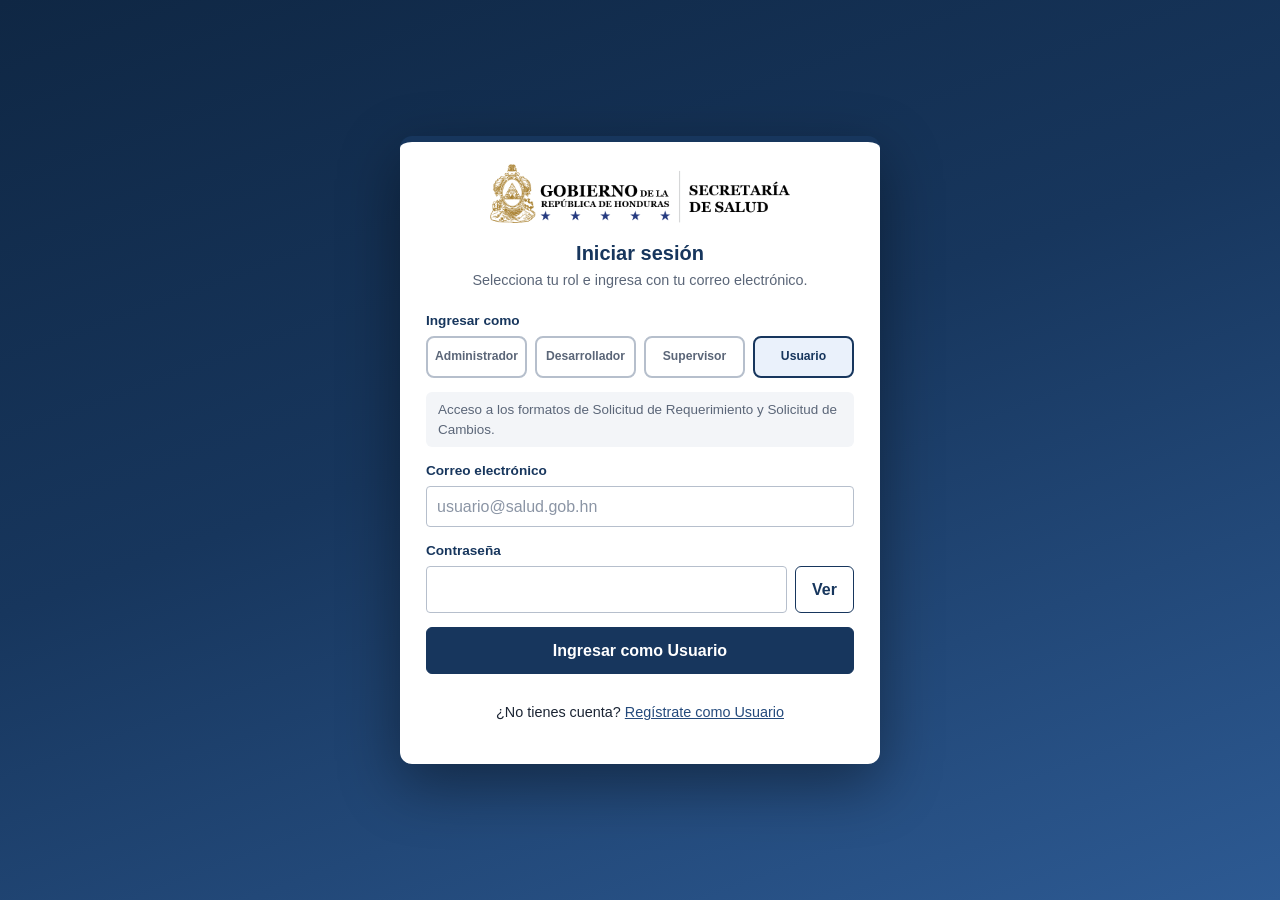
<file: index.html>
<!DOCTYPE html>
<html lang="es">
<head>
  <meta charset="utf-8">
  <meta name="viewport" content="width=device-width, initial-scale=1">
  <title>Formatos de solicitud · UGI Secretaría de Salud</title>
  <link rel="stylesheet" href="css/styles.css">
  <link rel="stylesheet" href="css/app.css">
  <script src="js/auth.js"></script>
  <script>Auth.guard(['USUARIO','ADMINISTRADOR']);</script>
</head>
<body data-shell>

  <main class="sheet">
    <header class="letterhead">
      <img src="img/logo.png" alt="Gobierno de la República de Honduras – Secretaría de Salud">
    </header>

    <h1 class="doc-title">Formatos de solicitud</h1>
    <p class="doc-sub">Seleccione el formato que desea completar.</p>

    <div class="cards">
      <a class="card" href="requerimiento.html">
        <span class="badge requerimiento">Versión 1.1</span>
        <h2>Solicitud de Requerimiento de Cambios</h2>
        <p>Para solicitar nuevas funcionalidades o modificaciones a un sistema, con acuerdos de entrega y criterios de aceptación en QA.</p>
        <span class="go">Llenar formato →</span>
      </a>
      <a class="card" href="cambios.html">
        <span class="badge cambios">Versión 2.1</span>
        <h2>Solicitud de Cambios en Ambientes</h2>
        <p>Para registrar el paso a paso, archivos, sistemas afectados, plan de pruebas y resultados de un cambio en ambientes.</p>
        <span class="go">Llenar formato →</span>
      </a>
    </div>

    <section class="section">
      <h2 id="hist-title">Historial de solicitudes registradas</h2>
      <div class="body">
        <div class="tbl-wrap">
          <table class="tbl" id="hist" hidden>
            <thead><tr><th>Formato</th><th>Código</th><th>Título / Sistema</th><th>Solicitante</th><th style="width:110px">Fecha</th><th style="width:230px">Acciones</th></tr></thead>
            <tbody></tbody>
          </table>
        </div>
        <p class="empty" id="empty">Aún no hay solicitudes registradas en este navegador.</p>
      </div>
    </section>
    <p class="doc-sub" style="margin-top:12px">Las solicitudes se almacenan localmente en este navegador. Use «Descargar JSON» para respaldarlas o enviarlas.</p>

    <footer class="sheet-foot">
      <img src="img/footer.png" alt="Barrio El Centro, Avenida Cervantes, contiguo al Correo Nacional, Tegucigalpa, M.D.C. Honduras · www.salud.gob.hn">
    </footer>
  </main>

  <script src="js/common.js"></script>
  <script src="js/index.js"></script>
</body>
</html>
</file>
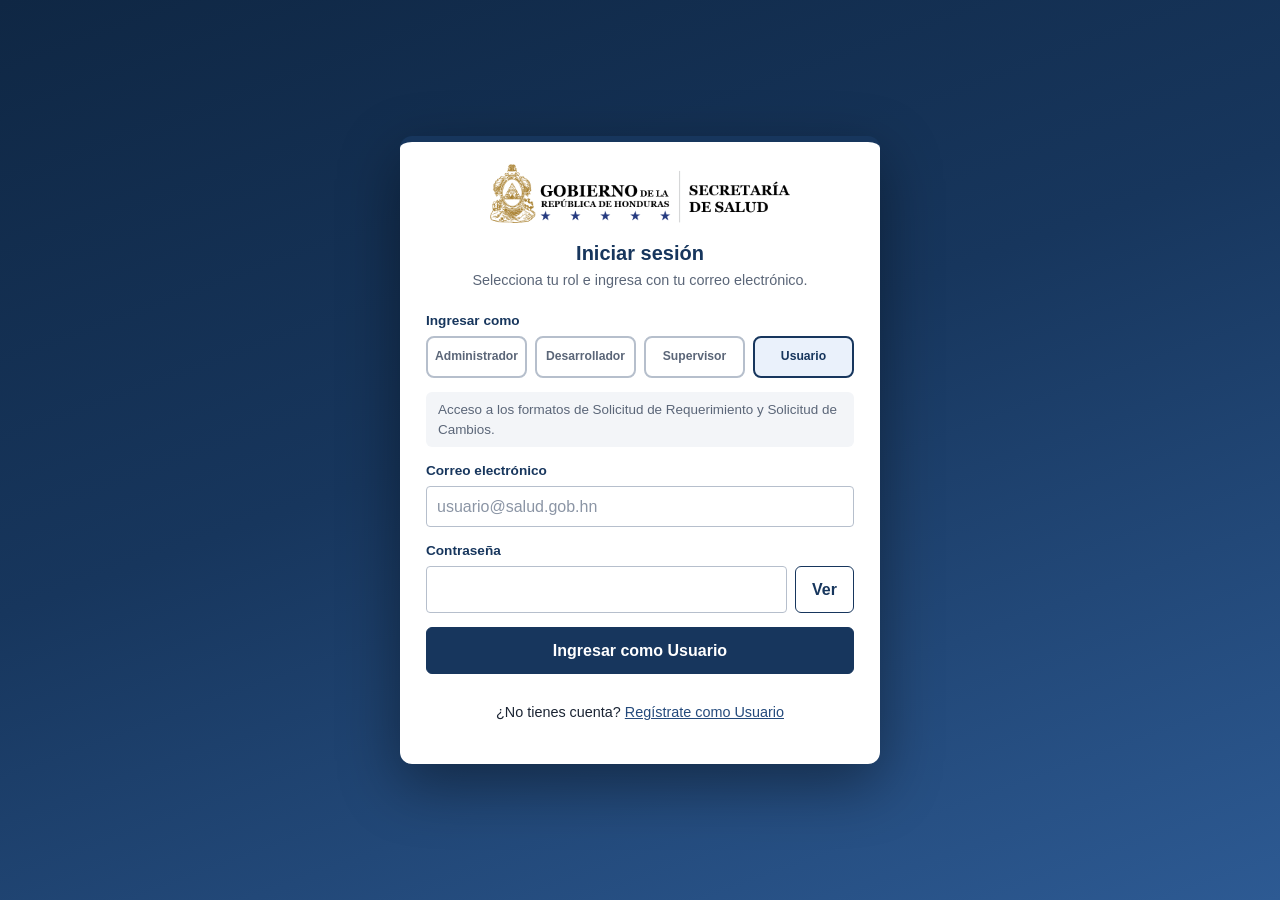
<file: cambios.html>
<!DOCTYPE html>
<html lang="es">
<head>
  <meta charset="utf-8">
  <meta name="viewport" content="width=device-width, initial-scale=1">
  <title>Solicitud de Cambios en Ambientes</title>
  <link rel="stylesheet" href="css/styles.css">
  <link rel="stylesheet" href="css/app.css">
  <script src="js/auth.js"></script>
  <script>Auth.guard(['USUARIO','ADMINISTRADOR'], { viewWithId: ['DESARROLLADOR'] });</script>
</head>
<body data-shell>

  <main class="sheet">
    <header class="letterhead">
      <img src="img/logo.png" alt="Gobierno de la República de Honduras – Secretaría de Salud">
    </header>

    <form id="f" novalidate autocomplete="off">
      <h1 class="doc-title">Solicitud de cambios en ambientes</h1>
      <p class="doc-sub no-print">Los campos con <span style="color:var(--bad)">*</span> son obligatorios. Tu avance se guarda automáticamente en este navegador.</p>

      <div id="done" class="done" hidden>
        <h3>✔ Solicitud registrada</h3>
        <div id="done-msg"></div>
        <div class="row">
          <button type="button" class="btn" id="b-print2">Imprimir / Guardar PDF</button>
          <a class="btn ghost" href="index.html">Ver historial</a>
          <button type="button" class="btn ghost" id="b-new">Nueva solicitud</button>
        </div>
      </div>

      <!-- ENCABEZADO -->
      <section class="section">
        <h2>Solicitud de cambios en ambientes</h2>
        <div class="body">
          <div class="grid">
            <label class="field req col-6"><span class="lbl">Nombre del cambio</span>
              <input type="text" name="nombre_cambio" maxlength="200" required placeholder="Ej.: Actualización del módulo de pacientes"></label>
            <label class="field req col-3"><span class="lbl">Fecha de solicitud</span>
              <input type="date" name="fecha_solicitud" required></label>
            <label class="field req col-3"><span class="lbl">Cód. de documento</span>
              <input type="text" name="codigo" maxlength="40" required placeholder="SCA-2026-001"></label>

            <fieldset class="field req col-6"><legend>Clasificación del cambio</legend>
              <div class="choices">
                <label class="choice"><input type="radio" name="clasificacion" value="Normal" required><span>Normal</span></label>
                <label class="choice c-critica"><input type="radio" name="clasificacion" value="Emergencia"><span>Emergencia</span></label>
              </div>
            </fieldset>
            <fieldset class="field req col-6"><legend>Nivel de criticidad</legend>
              <div class="choices">
                <label class="choice c-baja"><input type="radio" name="criticidad" value="Baja" required><span>Baja</span></label>
                <label class="choice c-media"><input type="radio" name="criticidad" value="Media"><span>Media</span></label>
                <label class="choice c-alta"><input type="radio" name="criticidad" value="Alta"><span>Alta</span></label>
                <label class="choice c-critica"><input type="radio" name="criticidad" value="Crítica"><span>Crítica</span></label>
              </div>
            </fieldset>

            <label class="field req col-12" id="emerg-box" hidden><span class="lbl">Justificación de la emergencia</span>
              <textarea name="justificacion" placeholder="Explique por qué el cambio no puede seguir el flujo normal."></textarea></label>
          </div>
        </div>
      </section>

      <!-- DATOS DEL DESARROLLADOR -->
      <section class="section">
        <h2>Datos generales del desarrollador / programador</h2>
        <div class="body">
          <div class="grid">
            <label class="field req col-6"><span class="lbl">Nombre del solicitante</span>
              <input type="text" name="solicitante" maxlength="150" required></label>
            <label class="field req col-6"><span class="lbl">Puesto</span>
              <input type="text" name="puesto" maxlength="120" required></label>
          </div>
        </div>
      </section>

      <!-- DETALLES -->
      <section class="section">
        <h2>Detalles del cambio</h2>
        <div class="body">
          <div class="grid">
            <fieldset class="field req col-12"><legend>Tipo de mantenimiento</legend>
              <div class="choices">
                <label class="choice"><input type="checkbox" name="tipo[]" value="Infraestructura"><span>Infraestructura</span></label>
                <label class="choice"><input type="checkbox" name="tipo[]" value="Aplicaciones/Programa"><span>Aplicaciones/Programa</span></label>
                <label class="choice"><input type="checkbox" name="tipo[]" value="Datos"><span>Datos</span></label>
              </div>
            </fieldset>

            <fieldset class="field req col-12" id="subtipo-box" hidden><legend>Subtipo de mantenimiento (Infraestructura)</legend>
              <div class="choices">
                <label class="choice"><input type="checkbox" name="subtipo[]" value="Windows"><span>Windows</span></label>
                <label class="choice"><input type="checkbox" name="subtipo[]" value="Energía"><span>Energía</span></label>
                <label class="choice"><input type="checkbox" name="subtipo[]" value="Enfriamiento"><span>Enfriamiento</span></label>
                <label class="choice"><input type="checkbox" name="subtipo[]" value="Linux"><span>Linux</span></label>
                <label class="choice"><input type="checkbox" name="subtipo[]" value="Comunicaciones"><span>Comunicaciones</span></label>
                <label class="choice"><input type="checkbox" name="subtipo[]" value="Servidor"><span>Servidor</span></label>
              </div>
            </fieldset>

            <label class="field req col-8"><span class="lbl">Nombre del sistema</span>
              <input type="text" name="sistema" maxlength="150" required></label>
            <label class="field col-4"><span class="lbl">Versión</span>
              <input type="text" name="version" maxlength="30" placeholder="Ej.: 2.4.1"></label>
          </div>
        </div>
      </section>

      <!-- ANEXO I -->
      <section class="section">
        <h2>Anexo I. Procedimiento (paso a paso)</h2>
        <div class="body">
          <div class="tbl-wrap">
            <table class="tbl">
              <thead><tr><th>Detalle de actividad</th><th style="width:28%">Responsable de ejecutar la actividad</th><th class="del"></th></tr></thead>
              <tbody id="t-proc" data-dyn>
                <template><tr>
                  <td><textarea name="proc_act[]" aria-label="Detalle de actividad" placeholder="Describa el paso a ejecutar"></textarea></td>
                  <td><input type="text" name="proc_resp[]" aria-label="Responsable de ejecutar la actividad"></td>
                  <td class="del"><button type="button" class="icon-btn" data-del title="Eliminar fila" aria-label="Eliminar fila">×</button></td>
                </tr></template>
              </tbody>
            </table>
          </div>
          <div class="tbl-actions no-print"><button type="button" class="btn ghost sm" data-add="t-proc">+ Agregar paso</button></div>
        </div>
      </section>

      <!-- ANEXO II -->
      <section class="section">
        <h2>Anexo II. Lista de archivos</h2>
        <div class="body">
          <div class="tbl-wrap">
            <table class="tbl">
              <thead><tr><th style="width:40%">Folder / Programa</th><th>Archivos</th><th class="del"></th></tr></thead>
              <tbody id="t-arch" data-dyn>
                <template><tr>
                  <td><input type="text" name="arch_folder[]" aria-label="Folder o programa" placeholder="/var/www/app/"></td>
                  <td><textarea name="arch_files[]" aria-label="Archivos" placeholder="Un archivo por línea"></textarea></td>
                  <td class="del"><button type="button" class="icon-btn" data-del title="Eliminar fila" aria-label="Eliminar fila">×</button></td>
                </tr></template>
              </tbody>
            </table>
          </div>
          <div class="tbl-actions no-print"><button type="button" class="btn ghost sm" data-add="t-arch">+ Agregar fila</button></div>
        </div>
      </section>

      <!-- ANEXO III -->
      <section class="section">
        <h2>Anexo III. Sistemas o servicios afectados</h2>
        <div class="body">
          <div class="tbl-wrap">
            <table class="tbl">
              <thead><tr><th style="width:32%">Nombre del sistema</th><th>Descripción del cambio</th><th class="del"></th></tr></thead>
              <tbody id="t-afec" data-dyn>
                <template><tr>
                  <td><input type="text" name="afec_sis[]" aria-label="Nombre del sistema"></td>
                  <td><textarea name="afec_desc[]" aria-label="Descripción del cambio"></textarea></td>
                  <td class="del"><button type="button" class="icon-btn" data-del title="Eliminar fila" aria-label="Eliminar fila">×</button></td>
                </tr></template>
              </tbody>
            </table>
          </div>
          <div class="tbl-actions no-print"><button type="button" class="btn ghost sm" data-add="t-afec">+ Agregar fila</button></div>
        </div>
      </section>

      <!-- ANEXO IV -->
      <section class="section">
        <h2>Anexo IV. Plan de pruebas a realizarse posterior a la aplicación del cambio</h2>
        <div class="body">
          <div class="grid" style="padding-bottom:0">
            <label class="field col-12"><span class="lbl">Descripción de la prueba a realizarse</span>
              <textarea name="prueba_desc" placeholder="Describa de forma general las pruebas que se ejecutarán."></textarea></label>
          </div>
          <div class="subhead" style="margin-top:16px">Detalle por folder / programa</div>
          <div class="tbl-wrap">
            <table class="tbl">
              <thead><tr><th style="width:40%">Folder / Programa</th><th>Descripción</th><th class="del"></th></tr></thead>
              <tbody id="t-prueba" data-dyn>
                <template><tr>
                  <td><input type="text" name="prueba_folder[]" aria-label="Folder o programa"></td>
                  <td><textarea name="prueba_det[]" aria-label="Descripción"></textarea></td>
                  <td class="del"><button type="button" class="icon-btn" data-del title="Eliminar fila" aria-label="Eliminar fila">×</button></td>
                </tr></template>
              </tbody>
            </table>
          </div>
          <div class="tbl-actions no-print"><button type="button" class="btn ghost sm" data-add="t-prueba">+ Agregar fila</button></div>
        </div>
      </section>

      <!-- ANEXO V -->
      <section class="section">
        <h2>Anexo V. Resultados de la aplicación de los cambios</h2>
        <div class="body">
          <div class="grid" style="padding-bottom:0">
            <label class="field col-12"><span class="lbl">Detalle de actividad</span>
              <textarea name="res_det" placeholder="Se completa una vez aplicado el cambio."></textarea></label>
          </div>
          <div class="subhead" style="margin-top:16px">Detalle por folder / programa</div>
          <div class="tbl-wrap">
            <table class="tbl">
              <thead><tr><th style="width:40%">Folder / Programa</th><th>Descripción</th><th class="del"></th></tr></thead>
              <tbody id="t-res" data-dyn>
                <template><tr>
                  <td><input type="text" name="res_folder[]" aria-label="Folder o programa"></td>
                  <td><textarea name="res_desc[]" aria-label="Descripción"></textarea></td>
                  <td class="del"><button type="button" class="icon-btn" data-del title="Eliminar fila" aria-label="Eliminar fila">×</button></td>
                </tr></template>
              </tbody>
            </table>
          </div>
          <div class="tbl-actions no-print"><button type="button" class="btn ghost sm" data-add="t-res">+ Agregar fila</button></div>
        </div>
      </section>

      <footer class="sheet-foot">
        <span class="ver">Versión 2.1</span>
        <img src="img/footer.png" alt="Barrio El Centro, Avenida Cervantes, contiguo al Correo Nacional, Tegucigalpa, M.D.C. Honduras · www.salud.gob.hn">
      </footer>

      <div class="actions no-print">
        <button type="submit" class="btn">Registrar solicitud</button>
        <button type="button" class="btn ghost" id="b-print">Imprimir / PDF</button>
        <button type="button" class="btn ghost" id="b-json">Descargar JSON</button>
        <span class="spacer"></span>
        <span class="status" id="status" aria-live="polite"></span>
        <button type="button" class="btn danger" id="b-clear">Limpiar</button>
      </div>
    </form>
  </main>

  <script src="js/common.js"></script>
  <script src="js/cambios.js"></script>
</body>
</html>
</file>
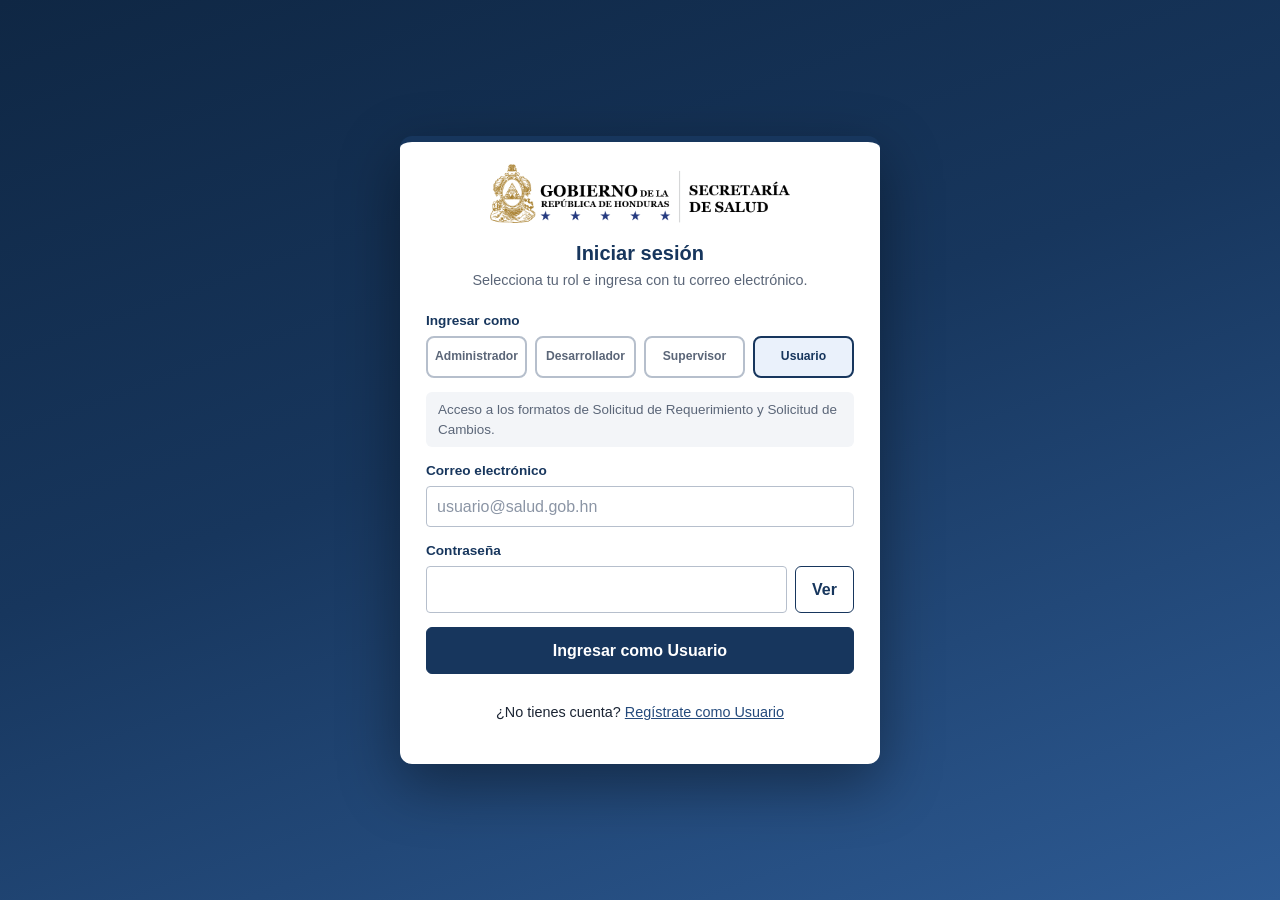
<file: etapas.html>
<!DOCTYPE html>
<html lang="es">
<head>
  <meta charset="utf-8">
  <meta name="viewport" content="width=device-width, initial-scale=1">
  <title>Etapas de desarrollo · UGI Secretaría de Salud</title>
  <link rel="stylesheet" href="css/styles.css">
  <link rel="stylesheet" href="css/app.css">
  <script src="js/auth.js"></script>
  <script>Auth.guard(['SUPERVISOR','ADMINISTRADOR']);</script>
</head>
<body data-shell>
  <main class="wrap" id="app"></main>
  <script src="js/common.js"></script>
  <script src="js/etapas.js"></script>
</body>
</html>
</file>
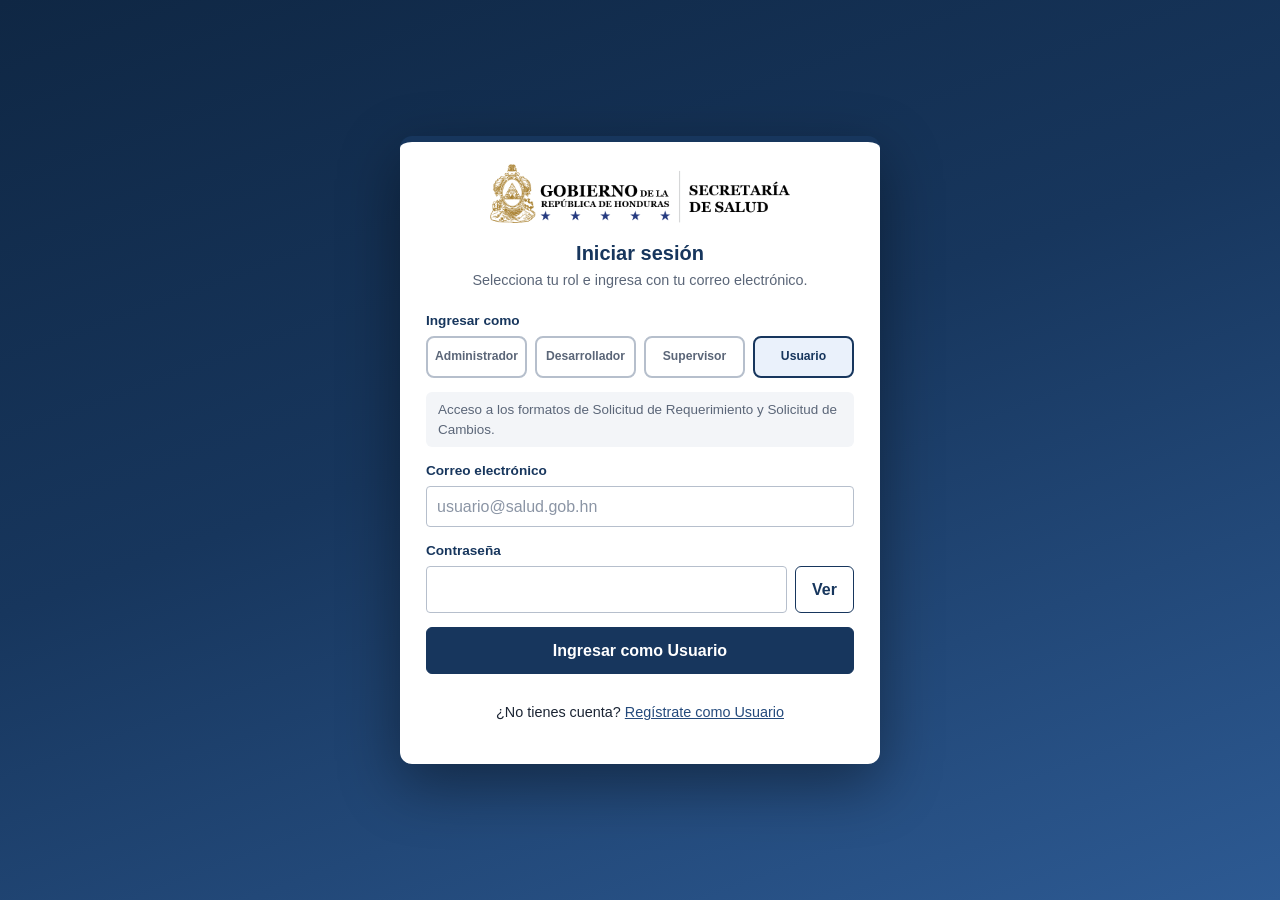
<file: login.html>
<!DOCTYPE html>
<html lang="es">
<head>
  <meta charset="utf-8">
  <meta name="viewport" content="width=device-width, initial-scale=1">
  <title>Iniciar sesión · UGI Secretaría de Salud</title>
  <link rel="stylesheet" href="css/styles.css">
  <link rel="stylesheet" href="css/app.css">
</head>
<body class="auth-page">
  <main class="auth-box">
    <div class="auth-head">
      <img src="img/logo.png" alt="Gobierno de la República de Honduras – Secretaría de Salud">
      <h1 id="title">Iniciar sesión</h1>
      <p id="subtitle">Selecciona tu rol e ingresa con tu correo electrónico.</p>
    </div>

    <!-- Inicio de sesión -->
    <form class="auth-body" id="f-login" novalidate autocomplete="on">
      <fieldset class="role-tiles" id="roles"><legend>Ingresar como</legend></fieldset>
      <p class="role-hint" id="role-hint"></p>

      <label class="field"><span class="lbl">Correo electrónico</span>
        <input type="email" id="email" name="email" autocomplete="username" required placeholder="usuario@salud.gob.hn"></label>
      <label class="field"><span class="lbl">Contraseña</span>
        <div class="pw-row"><input type="password" id="pw" name="password" autocomplete="current-password" required>
          <button type="button" class="btn ghost" id="toggle" aria-label="Mostrar u ocultar la contraseña">Ver</button></div></label>

      <p class="form-err" id="err" role="alert" hidden></p>
      <button type="submit" class="btn" id="submit">Ingresar</button>
      <p class="auth-links" id="reg-link">¿No tienes cuenta? <a href="registro.html">Regístrate como Usuario</a></p>
    </form>

    <!-- Configuración inicial: solo aparece cuando aún no existe ningún usuario -->
    <form class="auth-body" id="f-setup" novalidate hidden autocomplete="off">
      <p class="role-hint"><strong>Primer uso.</strong> Aún no hay usuarios. Crea la cuenta del <strong>Administrador</strong>; desde allí podrás crear las cuentas de Desarrollador y Supervisor.</p>
      <label class="field"><span class="lbl">Nombre completo</span><input type="text" id="s-name" required maxlength="120"></label>
      <label class="field"><span class="lbl">Nombre de usuario</span><input type="text" id="s-user" required maxlength="30" autocomplete="username"></label>
      <label class="field"><span class="lbl">Correo electrónico</span><input type="email" id="s-email" required autocomplete="email"></label>
      <label class="field"><span class="lbl">Contraseña</span><input type="password" id="s-pw" required autocomplete="new-password"><small class="muted">Mínimo 8 caracteres, con letras y números.</small></label>
      <label class="field"><span class="lbl">Confirmar contraseña</span><input type="password" id="s-pw2" required autocomplete="new-password"></label>
      <p class="form-err" id="s-err" role="alert" hidden></p>
      <button type="submit" class="btn">Crear administrador</button>
    </form>
  </main>

  <script src="js/auth.js"></script>
  <script src="js/common.js"></script>
  <script src="js/login.js"></script>
</body>
</html>
</file>
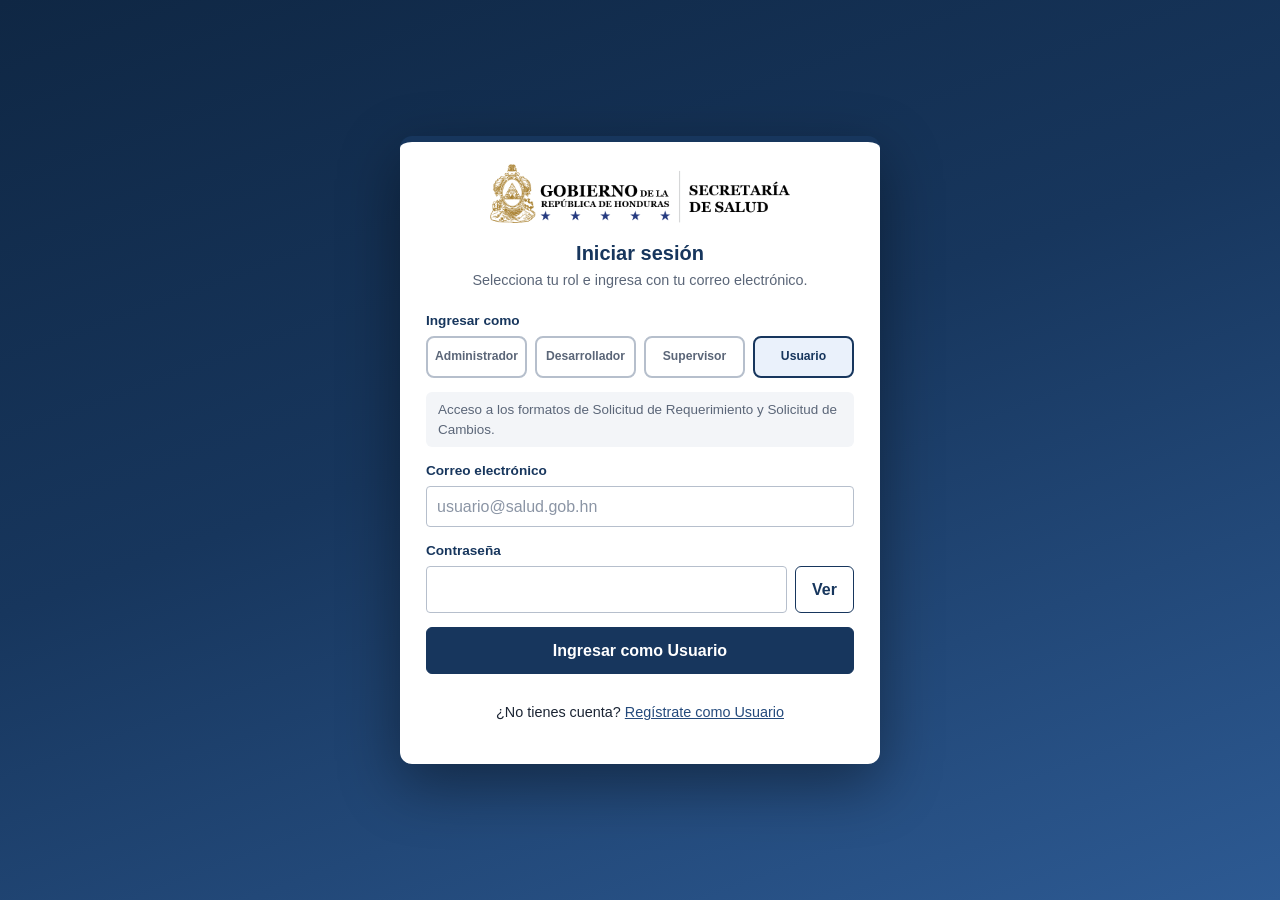
<file: panel.html>
<!DOCTYPE html>
<html lang="es">
<head>
  <meta charset="utf-8">
  <meta name="viewport" content="width=device-width, initial-scale=1">
  <title>Panel · UGI Secretaría de Salud</title>
  <link rel="stylesheet" href="css/styles.css">
  <link rel="stylesheet" href="css/app.css">
  <script src="js/auth.js"></script>
  <script>Auth.guard(['ADMINISTRADOR']);</script>
</head>
<body data-shell>
  <main class="wrap" id="app"></main>
  <script src="js/common.js"></script>
  <script src="js/panel.js"></script>
</body>
</html>
</file>
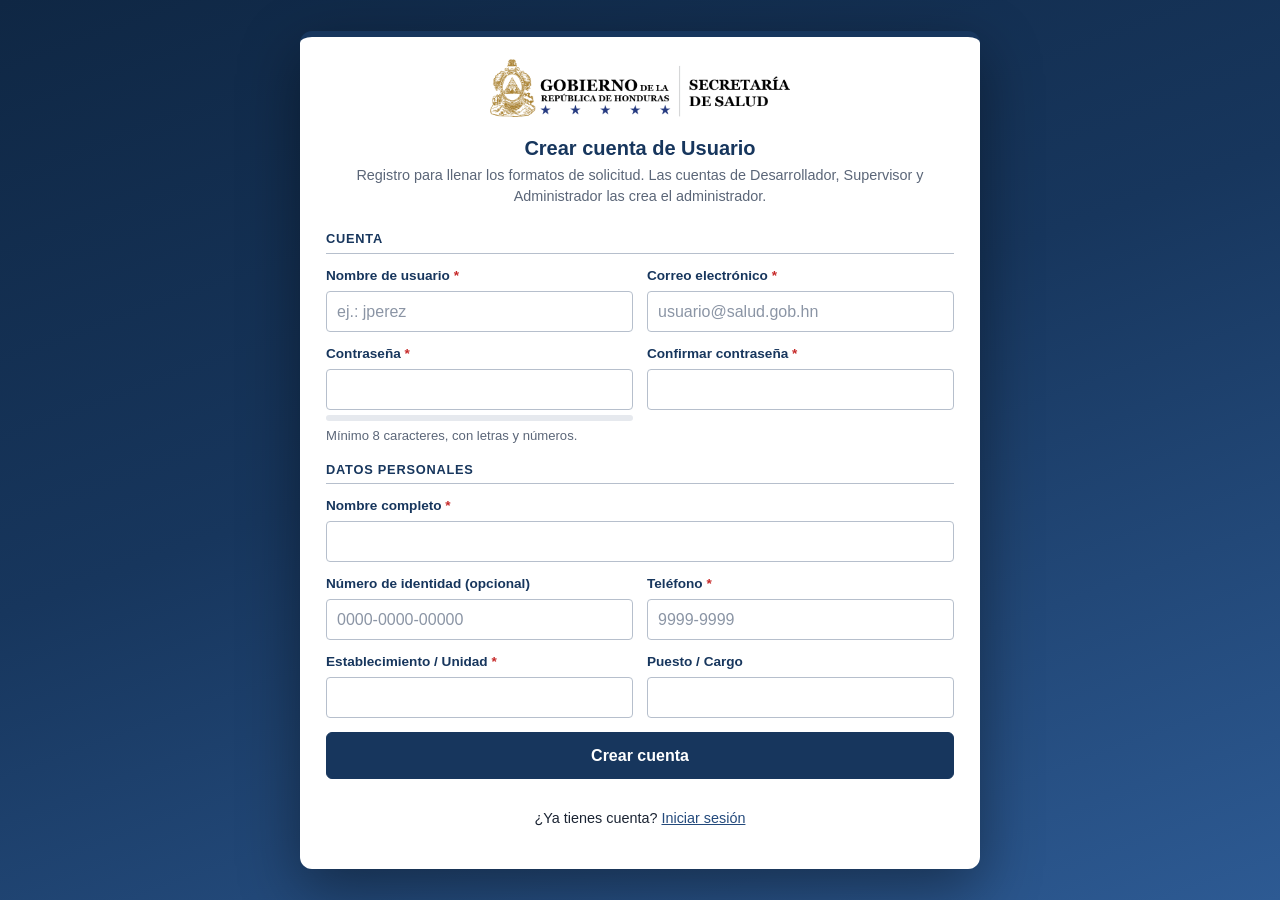
<file: registro.html>
<!DOCTYPE html>
<html lang="es">
<head>
  <meta charset="utf-8">
  <meta name="viewport" content="width=device-width, initial-scale=1">
  <title>Crear cuenta · UGI Secretaría de Salud</title>
  <link rel="stylesheet" href="css/styles.css">
  <link rel="stylesheet" href="css/app.css">
</head>
<body class="auth-page">
  <main class="auth-box wide">
    <div class="auth-head">
      <img src="img/logo.png" alt="Gobierno de la República de Honduras – Secretaría de Salud">
      <h1>Crear cuenta de Usuario</h1>
      <p>Registro para llenar los formatos de solicitud. Las cuentas de Desarrollador, Supervisor y Administrador las crea el administrador.</p>
    </div>
    <form class="auth-body" id="f" novalidate autocomplete="off">
      <div class="auth-grid">
        <div class="auth-sep">Cuenta</div>
        <label class="field req"><span class="lbl">Nombre de usuario</span><input type="text" id="username" maxlength="30" required autocomplete="username" placeholder="ej.: jperez"></label>
        <label class="field req"><span class="lbl">Correo electrónico</span><input type="email" id="email" required autocomplete="email" placeholder="usuario@salud.gob.hn"></label>
        <label class="field req"><span class="lbl">Contraseña</span><input type="password" id="pw" required autocomplete="new-password">
          <div class="strength" aria-hidden="true"><i id="meter"></i></div><small class="muted" id="pw-hint">Mínimo 8 caracteres, con letras y números.</small></label>
        <label class="field req"><span class="lbl">Confirmar contraseña</span><input type="password" id="pw2" required autocomplete="new-password"></label>

        <div class="auth-sep">Datos personales</div>
        <label class="field req full"><span class="lbl">Nombre completo</span><input type="text" id="name" maxlength="120" required autocomplete="name"></label>
        <label class="field"><span class="lbl">Número de identidad (opcional)</span><input type="text" id="dni" inputmode="numeric" maxlength="15" placeholder="0000-0000-00000"></label>
        <label class="field req"><span class="lbl">Teléfono</span><input type="tel" id="tel" maxlength="20" required autocomplete="tel" placeholder="9999-9999"></label>
        <label class="field req"><span class="lbl">Establecimiento / Unidad</span><input type="text" id="unidad" maxlength="150" required></label>
        <label class="field"><span class="lbl">Puesto / Cargo</span><input type="text" id="cargo" maxlength="120"></label>
      </div>
      <p class="form-err" id="err" role="alert" hidden></p>
      <button type="submit" class="btn">Crear cuenta</button>
      <p class="auth-links">¿Ya tienes cuenta? <a href="login.html">Iniciar sesión</a></p>
    </form>
  </main>
  <script src="js/auth.js"></script>
  <script src="js/common.js"></script>
  <script src="js/registro.js"></script>
</body>
</html>
</file>
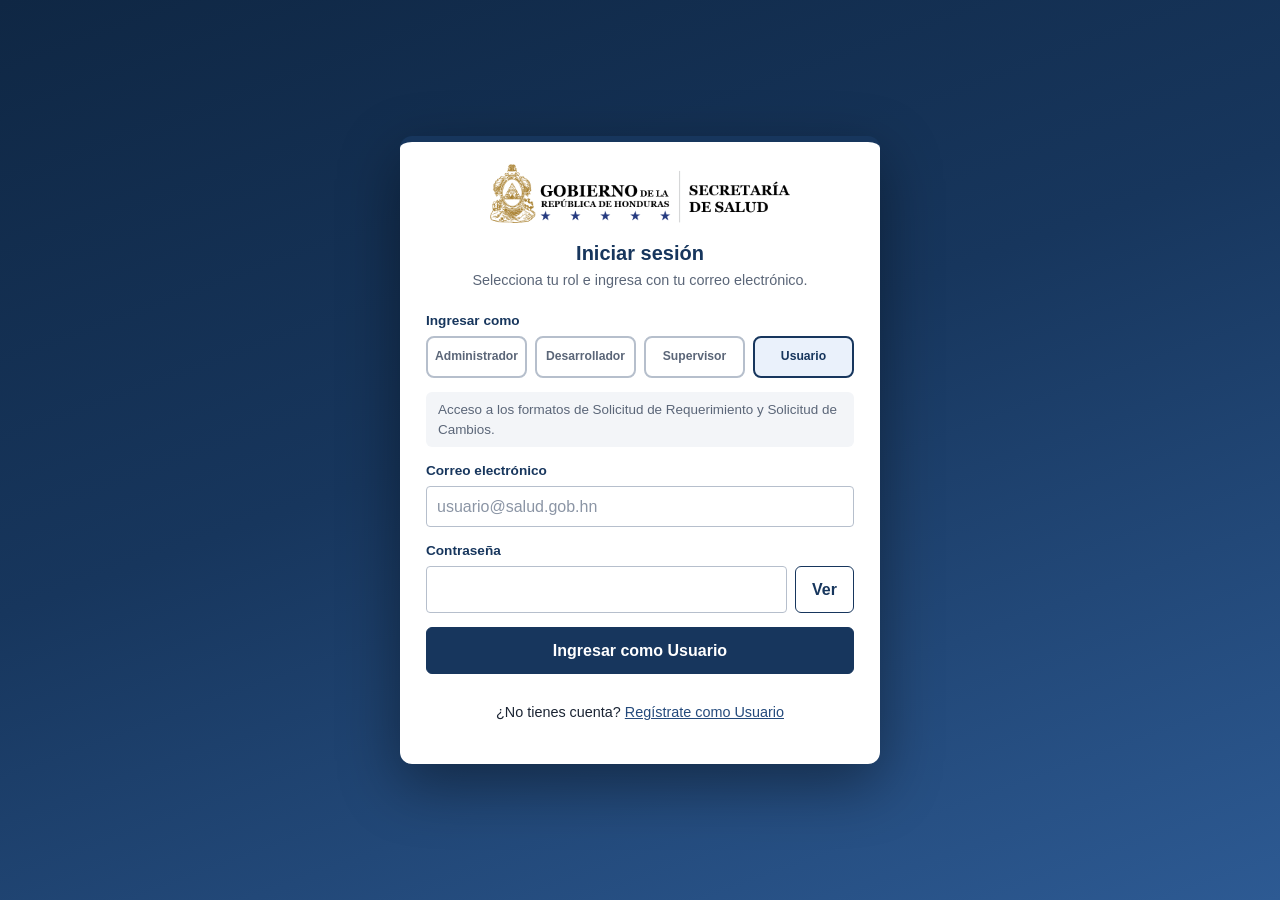
<file: requerimiento.html>
<!DOCTYPE html>
<html lang="es">
<head>
  <meta charset="utf-8">
  <meta name="viewport" content="width=device-width, initial-scale=1">
  <title>Solicitud de Requerimiento de Cambios</title>
  <link rel="stylesheet" href="css/styles.css">
  <link rel="stylesheet" href="css/app.css">
  <script src="js/auth.js"></script>
  <script>Auth.guard(['USUARIO','ADMINISTRADOR'], { viewWithId: ['DESARROLLADOR'] });</script>
</head>
<body data-shell>

  <main class="sheet">
    <header class="letterhead">
      <img src="img/logo.png" alt="Gobierno de la República de Honduras – Secretaría de Salud">
    </header>

    <form id="f" novalidate autocomplete="off">
      <h1 class="doc-title">Solicitud de requerimiento de cambios</h1>
      <p class="doc-sub no-print">Los campos con <span style="color:var(--bad)">*</span> son obligatorios. Tu avance se guarda automáticamente en este navegador.</p>

      <div id="done" class="done" hidden>
        <h3>✔ Solicitud registrada</h3>
        <div id="done-msg"></div>
        <div class="row">
          <button type="button" class="btn" id="b-print2">Imprimir / Guardar PDF</button>
          <a class="btn ghost" href="index.html">Ver historial</a>
          <button type="button" class="btn ghost" id="b-new">Nueva solicitud</button>
        </div>
      </div>

      <!-- DATOS GENERALES -->
      <section class="section">
        <h2>Datos del solicitante</h2>
        <div class="body">
          <div class="grid">
            <label class="field req col-8"><span class="lbl">Nombre del sistema</span>
              <input type="text" name="sistema" maxlength="150" required placeholder="Nombre del sistema"></label>
            <label class="field req col-4"><span class="lbl">Fecha de solicitud</span>
              <input type="date" name="fecha" required></label>

            <label class="field req col-12"><span class="lbl">Establecimiento / Unidad / Departamento</span>
              <input type="text" name="establecimiento" maxlength="200" required placeholder="Establecimiento, unidad o departamento que solicita"></label>
            <label class="field req col-8"><span class="lbl">Región sanitaria / Municipio</span>
              <input type="text" name="region" maxlength="200" required placeholder="Región sanitaria y municipio a la que pertenece el solicitante"></label>
            <label class="field req col-4"><span class="lbl">Área</span>
              <input type="text" name="area" maxlength="150" required placeholder="Área a la que pertenece"></label>

            <label class="field req col-6"><span class="lbl">Solicitante</span>
              <input type="text" name="solicitante" maxlength="150" required placeholder="Nombre de quien realiza la solicitud"></label>
            <label class="field req col-6"><span class="lbl">Puesto / Cargo</span>
              <input type="text" name="puesto" maxlength="120" required></label>

            <label class="field req col-6"><span class="lbl">Enlace técnico</span>
              <input type="text" name="enlace" maxlength="150" required placeholder="Persona disponible para cualquier consulta"></label>
            <label class="field req col-6"><span class="lbl">Correo / Número</span>
              <input type="text" name="contacto" maxlength="150" required placeholder="correo@salud.gob.hn  ó  9999-9999"></label>
          </div>
        </div>
      </section>

      <!-- DESCRIPCIÓN DE REQUERIMIENTOS -->
      <section class="section">
        <h2>Descripción de requerimientos</h2>
        <div class="body">
          <div id="reqs"></div>
          <div class="tbl-actions no-print"><button type="button" class="btn ghost sm" id="b-addreq">+ Agregar requerimiento</button></div>
        </div>
      </section>

      <!-- ANEXO 1 -->
      <p class="note"><em>Nota:</em> Esta información deberá ser llenada por el <strong>Coordinador de Desarrollo de la UGI</strong>.</p>
      <section class="section">
        <h2>Anexo 1 – Acuerdos</h2>
        <div class="body">
          <div class="tbl-wrap">
            <table class="tbl">
              <thead><tr>
                <th style="width:190px">Actividad</th><th>Responsable</th><th style="width:170px">Fecha tentativa de entrega</th><th>Observación</th>
              </tr></thead>
              <tbody id="a1"></tbody>
            </table>
          </div>
        </div>
      </section>

      <!-- ANEXO 2 -->
      <p class="note"><em>Nota:</em> Esta información deberá ser llenada por el <strong>Solicitante de los cambios</strong> una vez estos ya se encuentren disponibles en el <strong>Servidor de Pruebas (QA)</strong>.</p>
      <section class="section">
        <h2>Anexo 2 – Criterios de aceptación</h2>
        <div class="body">
          <div class="tbl-wrap">
            <table class="tbl">
              <thead><tr><th style="width:190px">Actividad</th><th style="width:270px">Resolución</th><th>Observación</th></tr></thead>
              <tbody id="a2"></tbody>
            </table>
          </div>
        </div>
      </section>

      <footer class="sheet-foot">
        <span class="ver">Versión 1.1</span>
        <img src="img/footer.png" alt="Barrio El Centro, Avenida Cervantes, contiguo al Correo Nacional, Tegucigalpa, M.D.C. Honduras · www.salud.gob.hn">
      </footer>

      <div class="actions no-print">
        <button type="submit" class="btn">Registrar solicitud</button>
        <button type="button" class="btn ghost" id="b-print">Imprimir / PDF</button>
        <button type="button" class="btn ghost" id="b-json">Descargar JSON</button>
        <span class="spacer"></span>
        <span class="status" id="status" aria-live="polite"></span>
        <button type="button" class="btn danger" id="b-clear">Limpiar</button>
      </div>
    </form>
  </main>

  <script src="js/common.js"></script>
  <script src="js/requerimiento.js"></script>
</body>
</html>
</file>
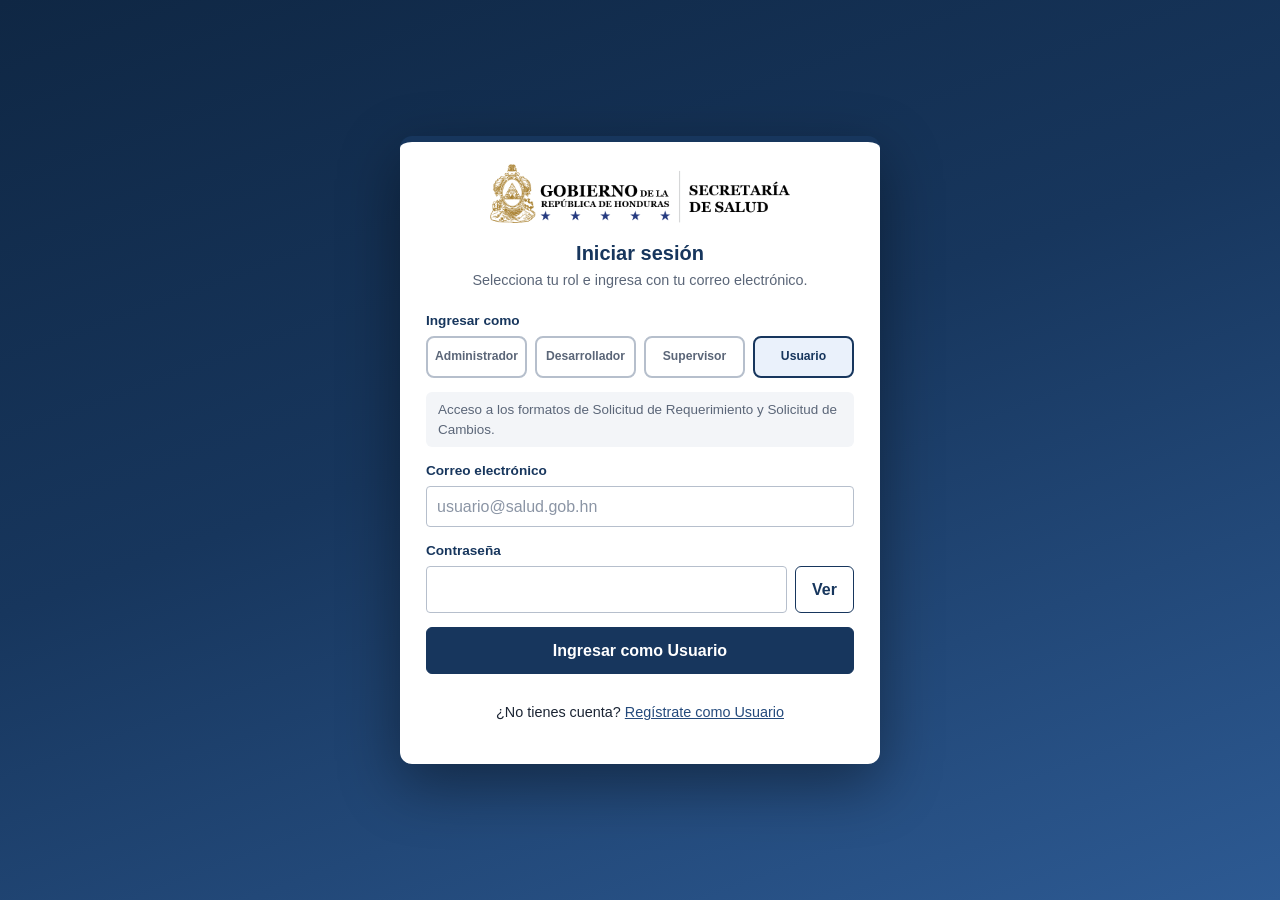
<file: solicitudes.html>
<!DOCTYPE html>
<html lang="es">
<head>
  <meta charset="utf-8">
  <meta name="viewport" content="width=device-width, initial-scale=1">
  <title>Solicitudes · UGI Secretaría de Salud</title>
  <link rel="stylesheet" href="css/styles.css">
  <link rel="stylesheet" href="css/app.css">
  <script src="js/auth.js"></script>
  <script>Auth.guard(['DESARROLLADOR','ADMINISTRADOR']);</script>
</head>
<body data-shell>
  <main class="wrap" id="app"></main>
  <script src="js/common.js"></script>
  <script src="js/solicitudes.js"></script>
</body>
</html>
</file>
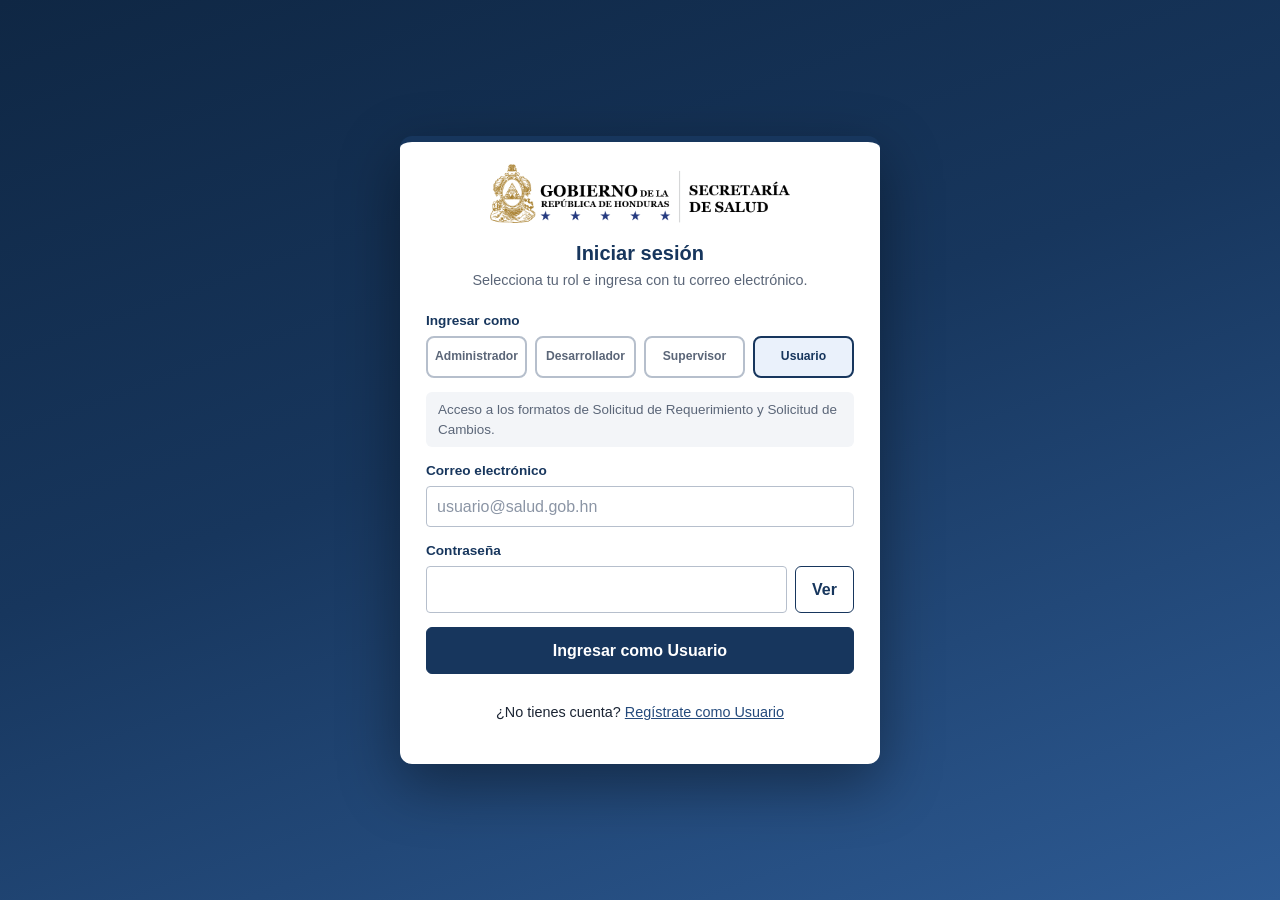
<file: usuarios.html>
<!DOCTYPE html>
<html lang="es">
<head>
  <meta charset="utf-8">
  <meta name="viewport" content="width=device-width, initial-scale=1">
  <title>Usuarios · UGI Secretaría de Salud</title>
  <link rel="stylesheet" href="css/styles.css">
  <link rel="stylesheet" href="css/app.css">
  <script src="js/auth.js"></script>
  <script>Auth.guard(['ADMINISTRADOR']);</script>
</head>
<body data-shell>
  <main class="wrap" id="app"></main>
  <script src="js/common.js"></script>
  <script src="js/usuarios.js"></script>
</body>
</html>
</file>
<file: css/styles.css>
/* ====== Variables ====== */
:root {
  --navy: #17365d;
  --navy-2: #244a7c;
  --grey: #d9d9d9;
  --soft: #f3f5f8;
  --page: #e9edf2;
  --line: #b6bfcc;
  --text: #1b2433;
  --muted: #5b6678;
  --ok: #2e7d32;
  --warn: #e0a100;
  --high: #e65100;
  --bad: #c62828;
  --radius: 6px;
  font-family: "Segoe UI", Calibri, "Helvetica Neue", Arial, sans-serif;
  color: var(--text);
}

* { box-sizing: border-box; }
html { scroll-behavior: smooth; }
body { margin: 0; background: var(--page); line-height: 1.45; }
[hidden] { display: none !important; }
a { color: var(--navy-2); }

/* ====== Barra superior ====== */
.topbar {
  position: sticky; top: 0; z-index: 20;
  background: var(--navy); color: #fff;
  display: flex; align-items: center; justify-content: space-between; flex-wrap: wrap;
  gap: 8px 24px; padding: 10px clamp(12px, 4vw, 40px);
  box-shadow: 0 2px 8px rgba(0, 0, 0, .25);
}
.topbar .brand { font-weight: 700; letter-spacing: .03em; color: #fff; text-decoration: none; }
.topbar nav { display: flex; gap: 4px; flex-wrap: wrap; }
.topbar nav a {
  color: #dbe6f5; text-decoration: none; padding: 6px 12px; border-radius: 999px; font-size: .92rem;
}
.topbar nav a:hover { background: rgba(255, 255, 255, .12); color: #fff; }
.topbar nav a[aria-current="page"] { background: #fff; color: var(--navy); font-weight: 600; }

/* ====== Hoja ====== */
.sheet {
  max-width: 980px; margin: 24px auto 48px; background: #fff;
  padding: clamp(16px, 4vw, 44px); border-radius: 4px;
  box-shadow: 0 4px 24px rgba(23, 54, 93, .15);
}
.letterhead { display: flex; align-items: center; margin-bottom: 18px; }
.letterhead img { width: min(380px, 80%); height: auto; display: block; }
.doc-title {
  text-align: center; margin: 8px 0 4px; font-size: 1.35rem; text-transform: uppercase; letter-spacing: .02em;
}
.doc-sub { text-align: center; color: var(--muted); margin: 0 0 18px; font-size: .92rem; }

.sheet-foot { margin-top: 36px; display: flex; align-items: flex-end; gap: 16px; }
.sheet-foot .ver { font-size: .8rem; color: var(--muted); white-space: nowrap; padding-bottom: 28px; }
.sheet-foot img { width: 100%; max-width: 760px; height: auto; margin-left: auto; display: block; }

/* ====== Secciones ====== */
.section { margin-top: 22px; }
.section > h2 {
  margin: 0; background: var(--navy); color: #fff; text-align: center; text-transform: uppercase;
  font-size: .86rem; letter-spacing: .05em; padding: 9px 12px;
}
.section > .body { border: 1px solid var(--line); border-top: 0; }
.hint {
  margin: 0; padding: 9px 14px; font-size: .85rem; background: var(--soft);
  border: 1px solid var(--line); border-bottom: 0; color: var(--muted);
}
.hint strong { color: var(--navy); }
.hint + .section, .hint + h2 { margin-top: 0; }
.note {
  margin: 22px 0 0; padding: 9px 14px; font-size: .86rem; background: #fff8e1;
  border-left: 4px solid var(--warn); color: #5d4a00;
}
.note + .section { margin-top: 0; }

/* ====== Campos ====== */
.grid { display: grid; grid-template-columns: repeat(12, 1fr); gap: 14px 16px; padding: 16px; }
.col-12 { grid-column: span 12; } .col-8 { grid-column: span 8; } .col-7 { grid-column: span 7; }
.col-6 { grid-column: span 6; } .col-5 { grid-column: span 5; } .col-4 { grid-column: span 4; }
.col-3 { grid-column: span 3; }
@media (max-width: 720px) {
  .grid > [class*="col-"] { grid-column: span 12; }
}

.field { display: flex; flex-direction: column; gap: 5px; border: 0; padding: 0; margin: 0; min-width: 0; }
.field > .lbl, .field > legend {
  font-weight: 600; font-size: .85rem; color: var(--navy); padding: 0;
}
.field.req > .lbl::after, .field.req > legend::after { content: " *"; color: var(--bad); }
input[type="text"], input[type="url"], input[type="date"], input[type="email"], textarea, select {
  width: 100%; font: inherit; color: inherit; background: #fff;
  border: 1px solid var(--line); border-radius: 4px; padding: 8px 10px;
}
textarea { resize: vertical; min-height: 64px; overflow: hidden; }
input:focus, textarea:focus, select:focus { outline: 2px solid var(--navy-2); outline-offset: 0; border-color: var(--navy-2); }
::placeholder { color: #8b95a5; }

.field.invalid > .lbl, .field.invalid > legend { color: var(--bad); }
.field.invalid input, .field.invalid textarea, .field.invalid .choices { border-color: var(--bad); outline: 2px solid rgba(198, 40, 40, .35); }
.field.invalid .choices { border-radius: 4px; outline-offset: 3px; }
td > input.invalid, td > textarea.invalid { border-color: var(--bad); outline: 2px solid rgba(198, 40, 40, .35); }

/* Opciones tipo casilla (☐ / ☑) */
.choices { display: flex; flex-wrap: wrap; gap: 8px; }
.choice { position: relative; display: inline-flex; }
.choice input { position: absolute; opacity: 0; inset: 0; width: 100%; height: 100%; margin: 0; cursor: pointer; }
.choice span {
  display: inline-flex; align-items: center; gap: 7px; padding: 7px 14px;
  border: 1px solid var(--line); border-radius: 999px; background: #fff; font-size: .92rem;
  transition: background .12s, color .12s, border-color .12s;
}
.choice span::before { content: "\2610"; font-size: 1.05em; line-height: 1; }
.choice input:checked + span { background: var(--navy); color: #fff; border-color: var(--navy); }
.choice input:checked + span::before { content: "\2611"; }
.choice input:focus-visible + span { outline: 2px solid var(--navy-2); outline-offset: 2px; }
.choice:hover input:not(:checked) + span { background: var(--soft); }
.choice.c-baja input:checked + span { background: var(--ok); border-color: var(--ok); }
.choice.c-media input:checked + span { background: var(--warn); border-color: var(--warn); color: #231b00; }
.choice.c-alta input:checked + span { background: var(--high); border-color: var(--high); }
.choice.c-critica input:checked + span { background: var(--bad); border-color: var(--bad); }
.choice.c-ok input:checked + span { background: var(--ok); border-color: var(--ok); }
.choice.c-no input:checked + span { background: var(--bad); border-color: var(--bad); }

/* ====== Tablas ====== */
.tbl-wrap { overflow-x: auto; }
table.tbl { width: 100%; border-collapse: collapse; }
.tbl th {
  background: var(--grey); text-align: center; font-size: .82rem; padding: 8px 10px;
  border: 1px solid var(--line); border-top: 0;
}
.tbl th.sub-h { background: var(--navy); color: #fff; text-transform: uppercase; letter-spacing: .04em; }
.tbl td { border: 1px solid var(--line); padding: 6px; vertical-align: top; }
.tbl td.rowlabel { background: var(--grey); font-weight: 600; width: 190px; font-size: .88rem; vertical-align: middle; }
.tbl td.del, .tbl th.del { width: 44px; text-align: center; vertical-align: middle; }
.tbl tr td:first-child, .tbl tr th:first-child { border-left: 0; }
.tbl tr td:last-child, .tbl tr th:last-child { border-right: 0; }
.tbl td > input, .tbl td > textarea { border-color: transparent; background: transparent; }
.tbl td > input:hover, .tbl td > textarea:hover { border-color: var(--line); background: #fff; }
.tbl td > input:focus, .tbl td > textarea:focus { background: #fff; }
.tbl textarea { min-height: 52px; }
.tbl-actions { padding: 10px 12px; border-top: 1px solid var(--line); background: var(--soft); }
.subhead { background: var(--grey); font-weight: 600; font-size: .85rem; padding: 8px 14px; border-top: 1px solid var(--line); }

/* ====== Bloques de requerimiento ====== */
.req-block { border-bottom: 1px solid var(--line); }
.req-block:last-of-type { border-bottom: 0; }
.req-block > header {
  display: flex; align-items: center; justify-content: space-between;
  background: var(--soft); padding: 8px 16px; border-bottom: 1px solid var(--line);
}
.req-block > header h3 { margin: 0; font-size: .95rem; color: var(--navy); }
.dz { display: flex; flex-direction: column; gap: 10px; }
.dz input[type="file"] { font: inherit; font-size: .88rem; }
.thumbs { display: flex; flex-wrap: wrap; gap: 10px; }
.thumb { position: relative; width: 120px; border: 1px solid var(--line); border-radius: 4px; background: #fff; overflow: hidden; }
.thumb img { display: block; width: 100%; height: 84px; object-fit: cover; }
.thumb small { display: block; padding: 3px 6px; font-size: .7rem; color: var(--muted); white-space: nowrap; overflow: hidden; text-overflow: ellipsis; }
.thumb button {
  position: absolute; top: 3px; right: 3px; width: 22px; height: 22px; border: 0; border-radius: 50%;
  background: rgba(23, 54, 93, .85); color: #fff; cursor: pointer; line-height: 1; font-size: 15px;
}

/* ====== Botones ====== */
.btn {
  font: inherit; font-size: .92rem; font-weight: 600; cursor: pointer; border-radius: var(--radius);
  padding: 9px 16px; border: 1px solid var(--navy); background: var(--navy); color: #fff;
  text-decoration: none; display: inline-flex; align-items: center; gap: 6px;
}
.btn:hover { background: var(--navy-2); }
.btn.ghost { background: #fff; color: var(--navy); }
.btn.ghost:hover { background: var(--soft); }
.btn.danger { background: #fff; color: var(--bad); border-color: var(--bad); }
.btn.danger:hover { background: #fdecea; }
.btn.sm { padding: 5px 10px; font-size: .82rem; }
.icon-btn {
  width: 28px; height: 28px; border-radius: 50%; border: 1px solid var(--line); background: #fff;
  color: var(--bad); cursor: pointer; font-size: 18px; line-height: 1;
}
.icon-btn:hover { background: #fdecea; border-color: var(--bad); }

.actions {
  position: sticky; bottom: 0; z-index: 10; margin: 28px -12px -12px; padding: 12px;
  display: flex; flex-wrap: wrap; align-items: center; gap: 10px;
  background: rgba(255, 255, 255, .96); backdrop-filter: blur(4px); border-top: 2px solid var(--navy);
}
.actions .spacer { flex: 1; }
.status { font-size: .82rem; color: var(--muted); }

.done {
  margin: 16px 0; padding: 16px; background: #e8f5e9; border: 1px solid #a5d6a7; border-radius: var(--radius);
}
.done h3 { margin: 0 0 6px; color: var(--ok); }
.done .row { display: flex; flex-wrap: wrap; gap: 10px; margin-top: 10px; }

/* ====== Toast ====== */
#toast {
  position: fixed; left: 50%; bottom: 84px; transform: translateX(-50%) translateY(20px);
  background: #222; color: #fff; padding: 10px 18px; border-radius: 999px; font-size: .9rem; opacity: 0;
  pointer-events: none; transition: all .25s; z-index: 50; max-width: 90vw;
}
#toast.show { opacity: 1; transform: translateX(-50%) translateY(0); }
#toast.error { background: var(--bad); }
#toast.ok { background: var(--ok); }

/* ====== Inicio ====== */
.cards { display: grid; grid-template-columns: repeat(auto-fit, minmax(280px, 1fr)); gap: 18px; margin: 22px 0; }
.card {
  display: flex; flex-direction: column; gap: 8px; padding: 20px; border: 1px solid var(--line);
  border-top: 5px solid var(--navy); border-radius: var(--radius); background: #fff; text-decoration: none; color: inherit;
  transition: transform .12s, box-shadow .12s;
}
.card:hover { transform: translateY(-3px); box-shadow: 0 8px 20px rgba(23, 54, 93, .18); }
.card h2 { margin: 0; font-size: 1.1rem; color: var(--navy); }
.card p { margin: 0; color: var(--muted); font-size: .92rem; }
.card .go { margin-top: auto; font-weight: 600; color: var(--navy-2); }
.badge { display: inline-block; padding: 2px 9px; border-radius: 999px; font-size: .75rem; font-weight: 600; background: var(--grey); }
.badge.cambios { background: #dbe6f5; color: var(--navy); }
.badge.requerimiento { background: #e3f2e1; color: #1e5b22; }
.empty { padding: 28px; text-align: center; color: var(--muted); }
.row-actions { display: flex; gap: 6px; flex-wrap: wrap; }

/* ====== Impresión / PDF ====== */
@media print {
  @page { size: letter; margin: 14mm 12mm; }
  body { background: #fff; }
  .topbar, .actions, .tbl-actions, .no-print, .icon-btn, .btn, .dz input[type="file"], .thumb button, #toast, .done { display: none !important; }
  .sheet { box-shadow: none; margin: 0; padding: 0; max-width: none; border-radius: 0; }
  .section { break-inside: auto; }
  .section > h2, .tbl th, .choice input:checked + span, .req-block > header { -webkit-print-color-adjust: exact; print-color-adjust: exact; }
  .req-block, .tbl tr { break-inside: avoid; }
  input, textarea { border: 0 !important; outline: 0 !important; padding: 2px 0 !important; background: transparent !important; }
  .choice span { border-color: #888; }
  .choice input:not(:checked) + span { color: #555; }
  textarea { resize: none; min-height: 0; }
  .tbl td > input, .tbl td > textarea { padding: 2px 4px !important; }
  .hint, .note { break-inside: avoid; }
  .sheet-foot { break-inside: avoid; }
}
</file>
<file: css/app.css>
/* Roles, menú lateral, login y paneles – extiende styles.css */
:root {
  --side-w: 250px;
  --side-bg: #0f2744;
  --blue: #2f6fb5;
  --purple: #6a3fa0;
  --teal: #00796b;
}
.ic { flex: none; vertical-align: -3px; }
.spacer { flex: 1; }
.muted { color: var(--muted); font-size: .82rem; }

/* ====== Estructura con menú lateral ====== */
.app { display: grid; grid-template-columns: var(--side-w) minmax(0, 1fr); min-height: 100vh; }
.side {
  background: var(--side-bg); color: #cdd9ea; position: sticky; top: 0; height: 100vh;
  display: flex; flex-direction: column; overflow-y: auto; z-index: 40;
}
.side-brand { padding: 20px 20px 16px; border-bottom: 1px solid rgba(255, 255, 255, .12); display: flex; flex-direction: column; }
.side-brand strong { font-size: 1.5rem; letter-spacing: .08em; color: #fff; }
.side-brand span { font-size: .8rem; opacity: .8; }
.side nav { padding: 10px 0; display: flex; flex-direction: column; }
.side nav a {
  display: flex; align-items: center; gap: 12px; padding: 11px 20px; color: #cdd9ea; text-decoration: none;
  border-left: 4px solid transparent; font-size: .93rem;
}
.side nav a:hover { background: rgba(255, 255, 255, .07); color: #fff; }
.side nav a.active { background: rgba(255, 255, 255, .13); color: #fff; border-left-color: #6fb0ff; font-weight: 600; }
.side-foot { margin-top: auto; padding: 14px 20px; font-size: .8rem; border-top: 1px solid rgba(255, 255, 255, .12); }
.main-col { min-width: 0; display: flex; flex-direction: column; }
.appbar {
  position: sticky; top: 0; z-index: 30; background: #fff; border-bottom: 1px solid var(--line);
  display: flex; align-items: center; gap: 12px; padding: 8px clamp(12px, 3vw, 28px); min-height: 56px;
}
.appbar-title { font-weight: 600; color: var(--navy); }
.burger { display: none; }
.icon-flat { background: none; border: 0; cursor: pointer; color: var(--navy); padding: 6px; border-radius: 6px; }
.icon-flat:hover { background: var(--soft); }
.scrim { display: none; }
.content { min-width: 0; padding: 4px clamp(8px, 2vw, 24px) 0; }

.umenu { position: relative; }
.uchip { display: flex; align-items: center; gap: 10px; background: none; border: 0; cursor: pointer; padding: 4px 8px; border-radius: 999px; font: inherit; color: var(--text); }
.uchip:hover { background: var(--soft); }
.avatar { width: 34px; height: 34px; border-radius: 50%; background: var(--navy); color: #fff; display: grid; place-items: center; font-weight: 700; font-size: .85rem; }
.uinfo { display: flex; flex-direction: column; text-align: left; line-height: 1.15; }
.uinfo small { color: var(--muted); }
.udrop {
  position: absolute; right: 0; top: calc(100% + 6px); min-width: 250px; background: #fff; border: 1px solid var(--line);
  border-radius: 8px; box-shadow: 0 10px 28px rgba(0, 0, 0, .18); padding: 6px; z-index: 50;
}
.udrop-head { display: flex; flex-direction: column; gap: 4px; padding: 10px 12px; border-bottom: 1px solid var(--line); margin-bottom: 4px; align-items: flex-start; }
.udrop-head small { color: var(--muted); }
.udrop button { display: flex; align-items: center; gap: 10px; width: 100%; background: none; border: 0; padding: 9px 12px; font: inherit; cursor: pointer; border-radius: 6px; color: var(--text); }
.udrop button:hover { background: var(--soft); }

@media (max-width: 900px) {
  .app { grid-template-columns: minmax(0, 1fr); }
  .side { position: fixed; left: 0; top: 0; bottom: 0; width: var(--side-w); transform: translateX(-100%); transition: transform .2s; }
  .side.open { transform: none; }
  .scrim.show { display: block; position: fixed; inset: 0; background: rgba(0, 0, 0, .45); z-index: 35; }
  .burger { display: inline-flex; }
  .uinfo { display: none; }
}

/* ====== Insignias ====== */
.pill { display: inline-block; padding: 2px 10px; border-radius: 999px; font-size: .75rem; font-weight: 600; background: var(--grey); white-space: nowrap; }
.pill.role-ADMINISTRADOR { background: #dbe6f5; color: var(--navy); }
.pill.role-DESARROLLADOR { background: #e8dcf6; color: var(--purple); }
.pill.role-SUPERVISOR { background: #d6efec; color: var(--teal); }
.pill.role-USUARIO { background: #e6e9ee; color: #3d4757; }
.pill.et-0 { background: #e6e9ee; color: #3d4757; }
.pill.et-1 { background: #dbe6f5; color: var(--navy); }
.pill.et-2 { background: #cfe3fa; color: #0d47a1; }
.pill.et-3 { background: #ffe9c7; color: #8a5300; }
.pill.et-4 { background: #d7efd9; color: #1b5e20; }
.pill.et-5 { background: #fadbd8; color: #8e1b12; }
.pill.on { background: #d7efd9; color: #1b5e20; }
.pill.off { background: #fadbd8; color: #8e1b12; }

/* ====== Cabecera de página y paneles ====== */
.wrap { max-width: 1200px; margin: 0 auto; padding: 22px 0 48px; }
.page-head { margin-bottom: 18px; display: flex; flex-wrap: wrap; gap: 8px 16px; align-items: center; }
.page-head h1 { margin: 0; font-size: 1.4rem; color: var(--navy); }
.page-head p { margin: 2px 0 0; color: var(--muted); font-size: .92rem; flex-basis: 100%; order: 3; }
.page-head .spacer { flex: 1; }
.panel { background: #fff; border: 1px solid var(--line); border-radius: 8px; box-shadow: 0 2px 10px rgba(23, 54, 93, .07); margin-bottom: 20px; overflow: hidden; }
.panel > header { display: flex; align-items: center; gap: 10px; padding: 12px 16px; border-bottom: 1px solid var(--line); background: var(--soft); }
.panel > header h2 { margin: 0; font-size: 1rem; color: var(--navy); }
.panel > .pbody { padding: 16px; }
.panel .tbl-wrap { max-height: none; }
.panel table.tbl th { border-left: 0; border-right: 0; }
.panel table.tbl td { vertical-align: middle; padding: 9px 10px; border-left: 0; border-right: 0; }
.panel table.tbl td.rowlabel { width: auto; }
.cols-2 { display: grid; grid-template-columns: repeat(auto-fit, minmax(340px, 1fr)); gap: 20px; }

/* Tarjetas de resumen (small-box) */
.sboxes { display: grid; grid-template-columns: repeat(auto-fit, minmax(210px, 1fr)); gap: 16px; margin-bottom: 20px; }
.sbox { border-radius: 8px; color: #fff; padding: 16px 18px 12px; display: flex; flex-direction: column; position: relative; overflow: hidden; text-decoration: none; box-shadow: 0 3px 10px rgba(0, 0, 0, .14); }
.sbox .num { font-size: 2.2rem; font-weight: 700; line-height: 1.1; }
.sbox .lab { font-size: .92rem; opacity: .95; }
.sbox .more { margin-top: 10px; padding-top: 6px; border-top: 1px solid rgba(255, 255, 255, .3); font-size: .8rem; color: #fff; text-decoration: none; opacity: .9; }
.sbox .bgic { position: absolute; right: 12px; top: 12px; opacity: .22; }
.sbox.navy { background: linear-gradient(135deg, #17365d, #2d5a93); }
.sbox.green { background: linear-gradient(135deg, #1e6b2f, #3d9a50); }
.sbox.orange { background: linear-gradient(135deg, #c24a00, #ef8a2f); }
.sbox.purple { background: linear-gradient(135deg, #52308a, #8458c4); }
a.sbox:hover { filter: brightness(1.07); }

/* Barras por etapa */
.bars { display: flex; flex-direction: column; gap: 12px; }
.bar-row { display: grid; grid-template-columns: 130px 1fr 34px; align-items: center; gap: 10px; font-size: .88rem; }
.bar-track { height: 14px; background: #e6e9ee; border-radius: 999px; overflow: hidden; }
.bar-fill { height: 100%; border-radius: 999px; background: var(--navy-2); transition: width .4s; }
.bar-row:nth-child(1) .bar-fill { background: #8b96a8; }
.bar-row:nth-child(2) .bar-fill { background: #4d8fd6; }
.bar-row:nth-child(3) .bar-fill { background: #1f66c2; }
.bar-row:nth-child(4) .bar-fill { background: #e08a00; }
.bar-row:nth-child(5) .bar-fill { background: #2e7d32; }
.bar-row:nth-child(6) .bar-fill { background: #c62828; }
.bar-row b { text-align: right; }

.rolegrid { display: grid; grid-template-columns: repeat(2, 1fr); gap: 12px; }
.rolebox { border: 1px solid var(--line); border-radius: 8px; padding: 12px; display: flex; flex-direction: column; gap: 2px; }
.rolebox b { font-size: 1.5rem; color: var(--navy); }

/* Filtros */
.toolbar { display: flex; flex-wrap: wrap; gap: 10px; align-items: center; padding: 12px 16px; border-bottom: 1px solid var(--line); }
.toolbar input[type="search"], .toolbar input[type="text"], .toolbar select { width: auto; min-width: 160px; flex: 1 1 160px; max-width: 320px; }
input[type="search"], input[type="password"], input[type="tel"], input[type="email"] { width: 100%; font: inherit; color: inherit; background: #fff; border: 1px solid var(--line); border-radius: 4px; padding: 8px 10px; }
input[type="search"]:focus, input[type="password"]:focus, input[type="tel"]:focus, input[type="email"]:focus { outline: 2px solid var(--navy-2); border-color: var(--navy-2); }
.chip { border: 1px solid var(--line); background: #fff; border-radius: 999px; padding: 4px 12px; font: inherit; font-size: .83rem; cursor: pointer; color: var(--text); }
.chip:hover { background: var(--soft); }
.chip.on { background: var(--navy); color: #fff; border-color: var(--navy); }
.chip b { margin-left: 4px; }

/* Etapas (stepper) */
.etapa-list { display: flex; flex-direction: column; gap: 14px; padding: 16px; }
.etapa-card { border: 1px solid var(--line); border-radius: 8px; padding: 14px 16px; background: #fff; }
.etapa-card header { display: flex; flex-wrap: wrap; gap: 6px 12px; align-items: baseline; margin-bottom: 12px; }
.etapa-card header h3 { margin: 0; font-size: 1rem; color: var(--navy); }
.etapa-card header .meta { color: var(--muted); font-size: .84rem; }
.stepper { display: flex; align-items: flex-start; list-style: none; margin: 0; padding: 0; }
.stepper li { flex: 1; text-align: center; position: relative; font-size: .78rem; color: var(--muted); padding-top: 26px; min-width: 0; }
.stepper li::before { content: ""; position: absolute; top: 5px; left: 50%; width: 16px; height: 16px; margin-left: -8px; border-radius: 50%; background: #fff; border: 3px solid var(--line); z-index: 1; }
.stepper li::after { content: ""; position: absolute; top: 12px; left: -50%; width: 100%; height: 3px; background: var(--line); }
.stepper li:first-child::after { display: none; }
.stepper li.done { color: var(--text); }
.stepper li.done::before { background: var(--ok); border-color: var(--ok); }
.stepper li.done::after { background: var(--ok); }
.stepper li.now { color: var(--navy); font-weight: 700; }
.stepper li.now::before { background: #fff; border-color: var(--blue); box-shadow: 0 0 0 4px rgba(47, 111, 181, .22); }
.stepper li.now::after { background: var(--ok); }
.rejected { padding: 10px 14px; border-left: 4px solid var(--bad); background: #fdecea; border-radius: 4px; color: #8e1b12; font-size: .9rem; }
.etapa-card .foot { display: flex; flex-wrap: wrap; gap: 10px 18px; align-items: center; margin-top: 12px; font-size: .86rem; }
.etapa-card select { width: auto; padding: 5px 8px; }
.etapa-card details { margin-top: 10px; font-size: .84rem; color: var(--muted); }
.etapa-card details ul { margin: 6px 0 0; padding-left: 18px; }

/* ====== Diálogos ====== */
dialog.dlg { border: 0; border-radius: 10px; padding: 0; width: min(520px, calc(100vw - 24px)); box-shadow: 0 20px 60px rgba(0, 0, 0, .35); }
dialog.dlg::backdrop { background: rgba(10, 20, 40, .55); }
dialog.dlg > form, dialog.dlg > div { padding: 20px 22px; display: flex; flex-direction: column; gap: 14px; }
dialog.dlg h3 { margin: 0; color: var(--navy); }
.dlg-actions { display: flex; justify-content: flex-end; gap: 10px; margin-top: 4px; }
.form-err { margin: 0; padding: 9px 12px; background: #fdecea; color: #8e1b12; border-left: 4px solid var(--bad); border-radius: 4px; font-size: .88rem; }
.form-ok { margin: 0; padding: 9px 12px; background: #e8f5e9; color: #1b5e20; border-left: 4px solid var(--ok); border-radius: 4px; font-size: .88rem; }
.pw-row { display: flex; gap: 8px; }
.pw-row input { flex: 1; }
.cred-box { background: var(--soft); border: 1px dashed var(--navy-2); border-radius: 8px; padding: 12px 14px; font-family: Consolas, "Courier New", monospace; font-size: .92rem; line-height: 1.8; word-break: break-all; user-select: all; }
.cred-box span { color: var(--muted); font-family: "Segoe UI", sans-serif; }
select { cursor: pointer; }

/* ====== Login / registro ====== */
body.auth-page {
  min-height: 100vh; margin: 0; display: grid; place-items: center; padding: 24px 12px;
  background: linear-gradient(160deg, #0f2744 0%, #17365d 45%, #2d5a93 100%);
}
.auth-box { width: min(480px, 100%); background: #fff; border-radius: 12px; box-shadow: 0 20px 60px rgba(0, 0, 0, .4); overflow: hidden; border-top: 6px solid var(--navy); }
.auth-box.wide { width: min(680px, 100%); }
.auth-head { padding: 22px 26px 6px; text-align: center; }
.auth-head img { width: min(300px, 80%); height: auto; }
.auth-head h1 { margin: 10px 0 2px; font-size: 1.25rem; color: var(--navy); }
.auth-head p { margin: 0; color: var(--muted); font-size: .9rem; }
.auth-body { padding: 14px 26px 26px; display: flex; flex-direction: column; gap: 14px; }
.role-tiles { display: grid; grid-template-columns: repeat(4, 1fr); gap: 8px; border: 0; padding: 0; margin: 0; }
.role-tiles legend { font-weight: 600; font-size: .85rem; color: var(--navy); padding: 0; margin-bottom: 6px; }
.role-tile { position: relative; }
.role-tile input { position: absolute; opacity: 0; inset: 0; width: 100%; height: 100%; margin: 0; cursor: pointer; }
.role-tile span { display: flex; flex-direction: column; align-items: center; gap: 4px; padding: 10px 4px; border: 2px solid var(--line); border-radius: 8px; text-align: center; font-size: .76rem; font-weight: 600; color: var(--muted); transition: all .12s; height: 100%; }
.role-tile:hover input:not(:checked) + span { background: var(--soft); }
.role-tile input:checked + span { border-color: var(--navy); background: #eaf1fb; color: var(--navy); }
.role-tile input:focus-visible + span { outline: 3px solid rgba(47, 111, 181, .5); outline-offset: 2px; }
.role-hint { margin: 0; font-size: .84rem; color: var(--muted); padding: 8px 12px; background: var(--soft); border-radius: 6px; }
.auth-body .btn { justify-content: center; padding: 11px 16px; font-size: 1rem; }
.auth-links { text-align: center; font-size: .9rem; }
.auth-grid { display: grid; grid-template-columns: repeat(2, 1fr); gap: 12px 14px; }
.auth-grid .full { grid-column: 1 / -1; }
.auth-sep { font-size: .8rem; text-transform: uppercase; letter-spacing: .06em; color: var(--navy); border-bottom: 1px solid var(--line); padding-bottom: 4px; margin-top: 4px; grid-column: 1 / -1; font-weight: 700; }
.strength { height: 6px; background: #e6e9ee; border-radius: 99px; overflow: hidden; }
.strength i { display: block; height: 100%; width: 0; background: var(--bad); transition: all .2s; }
@media (max-width: 560px) { .role-tiles { grid-template-columns: repeat(2, 1fr); } .auth-grid { grid-template-columns: 1fr; } }

/* ====== Modo solo lectura ====== */
.is-readonly .icon-btn, .is-readonly [data-add], .is-readonly [data-delreq], .is-readonly #b-addreq, .is-readonly .tbl-actions, .is-readonly .dz input[type="file"] { display: none !important; }
.is-readonly input:disabled, .is-readonly textarea:disabled, .is-readonly select:disabled { color: var(--text); -webkit-text-fill-color: var(--text); opacity: 1; background: #fafbfc; }
.is-readonly .choice input:disabled + span { opacity: 1; }
.is-readonly .choice input:disabled:not(:checked) + span { color: #8a94a3; }
.ro-banner { margin-top: 0 !important; margin-bottom: 14px !important; }

/* ====== Impresión ====== */
@media print {
  .side, .appbar, .scrim, dialog { display: none !important; }
  .app { display: block; }
  .content { padding: 0; }
}
</file>
